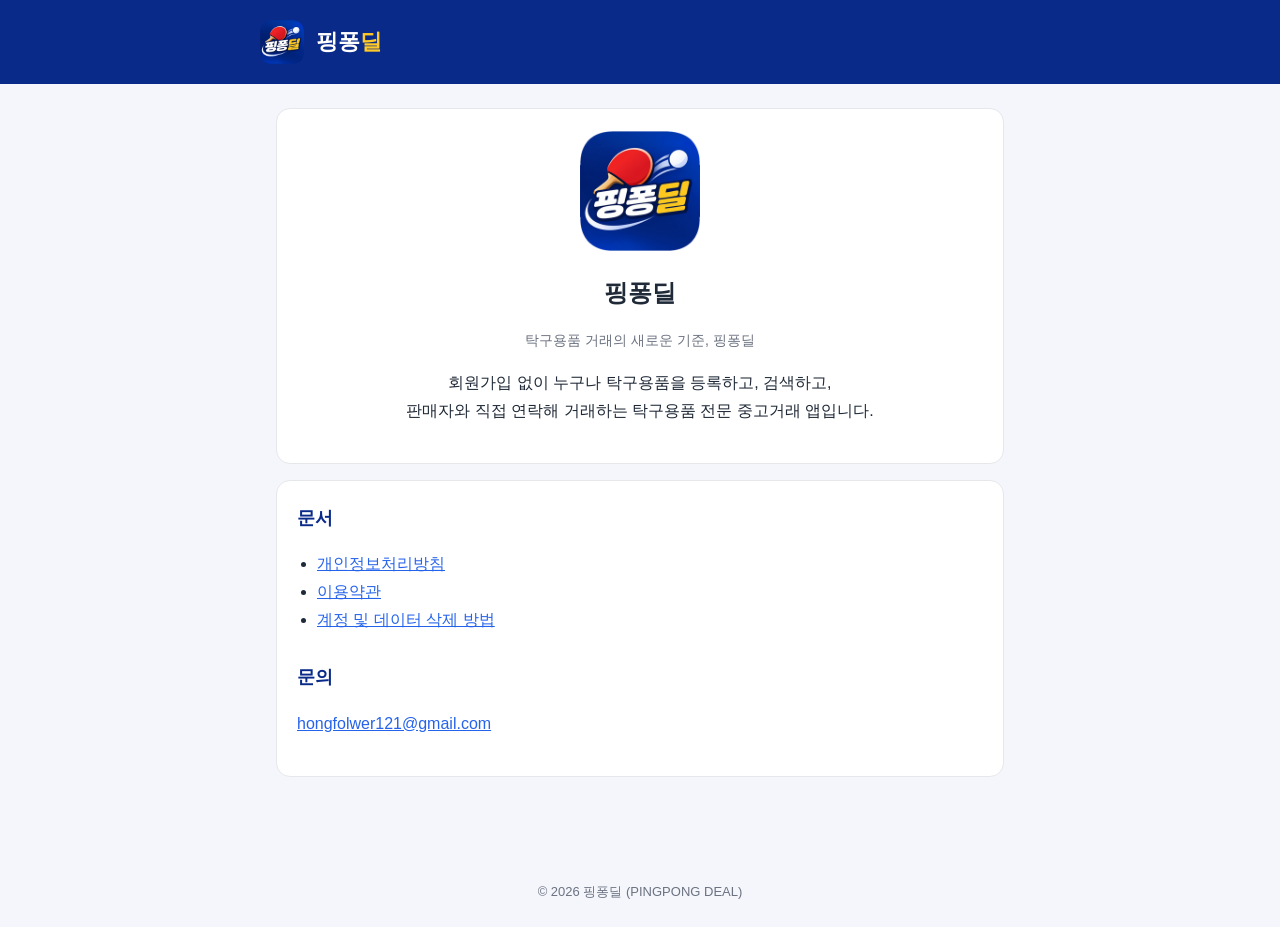
<file: index.html>
<!doctype html>
<html lang="ko"><head><meta charset="utf-8"><meta name="viewport" content="width=device-width,initial-scale=1">
<title>핑퐁딜 - 탁구용품 전문 중고거래</title>
<meta name="description" content="탁구용품 거래의 새로운 기준, 핑퐁딜">
<link rel="icon" href="icon.png"><link rel="stylesheet" href="style.css"></head>
<body>
<header><div class="in"><img src="icon.png" alt=""><div class="brand">핑퐁<b>딜</b></div></div></header>
<main>
<div class="card" style="text-align:center">
<img src="icon.png" alt="핑퐁딜 아이콘" width="120" height="120" style="border-radius:26px">
<h1 style="margin-top:12px">핑퐁딜</h1>
<p class="meta">탁구용품 거래의 새로운 기준, 핑퐁딜</p>
<p>회원가입 없이 누구나 탁구용품을 등록하고, 검색하고,<br>판매자와 직접 연락해 거래하는 탁구용품 전문 중고거래 앱입니다.</p>
</div>
<div class="card">
<h2 style="margin-top:0">문서</h2>
<ul>
<li><a href="privacy.html">개인정보처리방침</a></li>
<li><a href="terms.html">이용약관</a></li>
<li><a href="delete-account.html">계정 및 데이터 삭제 방법</a></li>
</ul>
<h2>문의</h2>
<p><a href="mailto:hongfolwer121@gmail.com">hongfolwer121@gmail.com</a></p>
</div>
</main>
<footer>© 2026 핑퐁딜 (PINGPONG DEAL)</footer>
</body></html>
</file>
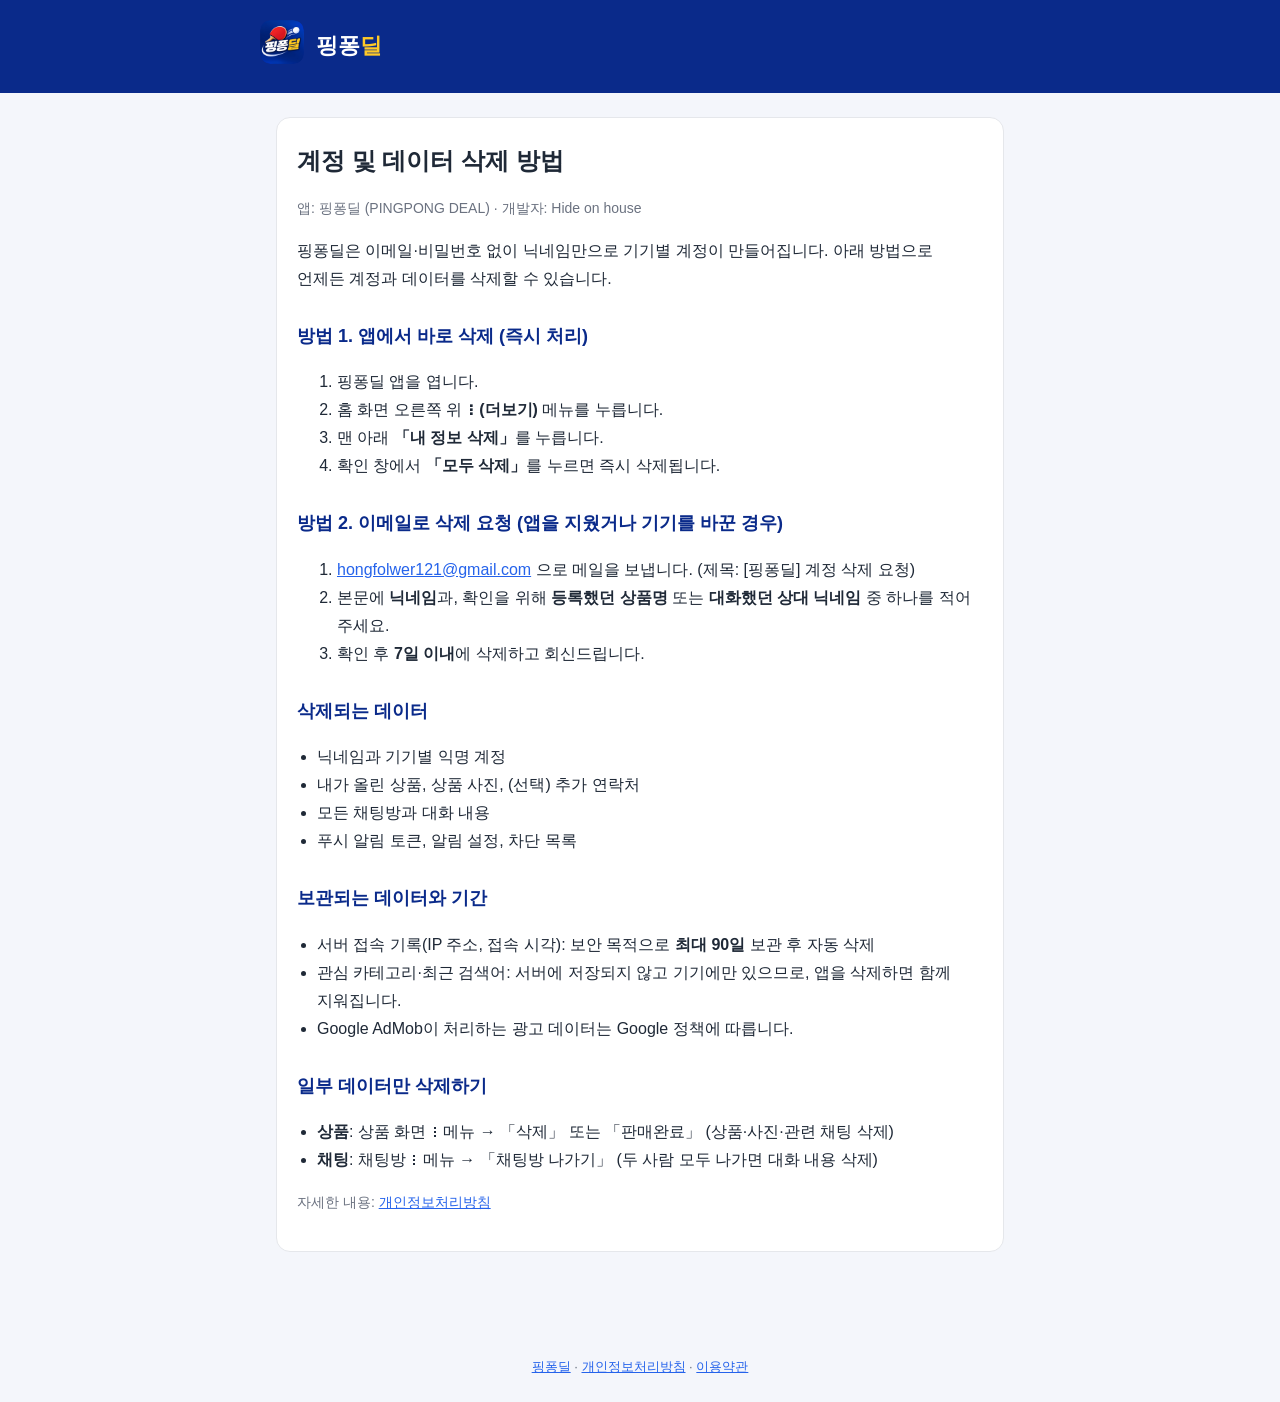
<file: delete-account.html>
<!doctype html>
<html lang="ko"><head><meta charset="utf-8"><meta name="viewport" content="width=device-width,initial-scale=1">
<title>핑퐁딜 계정 및 데이터 삭제</title>
<meta name="description" content="핑퐁딜(PINGPONG DEAL) 앱 계정과 데이터 삭제 방법">
<link rel="icon" href="icon.png"><link rel="stylesheet" href="style.css"></head>
<body>
<header><div class="in"><a href="index.html"><img src="icon.png" alt="핑퐁딜"></a><div class="brand">핑퐁<b>딜</b></div></div></header>
<main><div class="card">
<h1>계정 및 데이터 삭제 방법</h1>
<p class="meta">앱: 핑퐁딜 (PINGPONG DEAL) · 개발자: Hide on house</p>

<p>핑퐁딜은 이메일·비밀번호 없이 닉네임만으로 기기별 계정이 만들어집니다. 아래 방법으로 언제든 계정과 데이터를 삭제할 수 있습니다.</p>

<h2>방법 1. 앱에서 바로 삭제 (즉시 처리)</h2>
<ol>
<li>핑퐁딜 앱을 엽니다.</li>
<li>홈 화면 오른쪽 위 <strong>⋮ (더보기)</strong> 메뉴를 누릅니다.</li>
<li>맨 아래 <strong>「내 정보 삭제」</strong>를 누릅니다.</li>
<li>확인 창에서 <strong>「모두 삭제」</strong>를 누르면 즉시 삭제됩니다.</li>
</ol>

<h2>방법 2. 이메일로 삭제 요청 (앱을 지웠거나 기기를 바꾼 경우)</h2>
<ol>
<li><a href="mailto:hongfolwer121@gmail.com?subject=%5B%ED%95%91%ED%90%81%EB%94%9C%5D%20%EA%B3%84%EC%A0%95%20%EC%82%AD%EC%A0%9C%20%EC%9A%94%EC%B2%AD">hongfolwer121@gmail.com</a> 으로 메일을 보냅니다. (제목: [핑퐁딜] 계정 삭제 요청)</li>
<li>본문에 <strong>닉네임</strong>과, 확인을 위해 <strong>등록했던 상품명</strong> 또는 <strong>대화했던 상대 닉네임</strong> 중 하나를 적어 주세요.</li>
<li>확인 후 <strong>7일 이내</strong>에 삭제하고 회신드립니다.</li>
</ol>

<h2>삭제되는 데이터</h2>
<ul>
<li>닉네임과 기기별 익명 계정</li>
<li>내가 올린 상품, 상품 사진, (선택) 추가 연락처</li>
<li>모든 채팅방과 대화 내용</li>
<li>푸시 알림 토큰, 알림 설정, 차단 목록</li>
</ul>

<h2>보관되는 데이터와 기간</h2>
<ul>
<li>서버 접속 기록(IP 주소, 접속 시각): 보안 목적으로 <strong>최대 90일</strong> 보관 후 자동 삭제</li>
<li>관심 카테고리·최근 검색어: 서버에 저장되지 않고 기기에만 있으므로, 앱을 삭제하면 함께 지워집니다.</li>
<li>Google AdMob이 처리하는 광고 데이터는 Google 정책에 따릅니다.</li>
</ul>

<h2>일부 데이터만 삭제하기</h2>
<ul>
<li><strong>상품</strong>: 상품 화면 ⋮ 메뉴 → 「삭제」 또는 「판매완료」 (상품·사진·관련 채팅 삭제)</li>
<li><strong>채팅</strong>: 채팅방 ⋮ 메뉴 → 「채팅방 나가기」 (두 사람 모두 나가면 대화 내용 삭제)</li>
</ul>

<p class="meta">자세한 내용: <a href="privacy.html">개인정보처리방침</a></p>
</div></main>
<footer><a href="index.html">핑퐁딜</a> · <a href="privacy.html">개인정보처리방침</a> · <a href="terms.html">이용약관</a></footer>
</body></html>
</file>
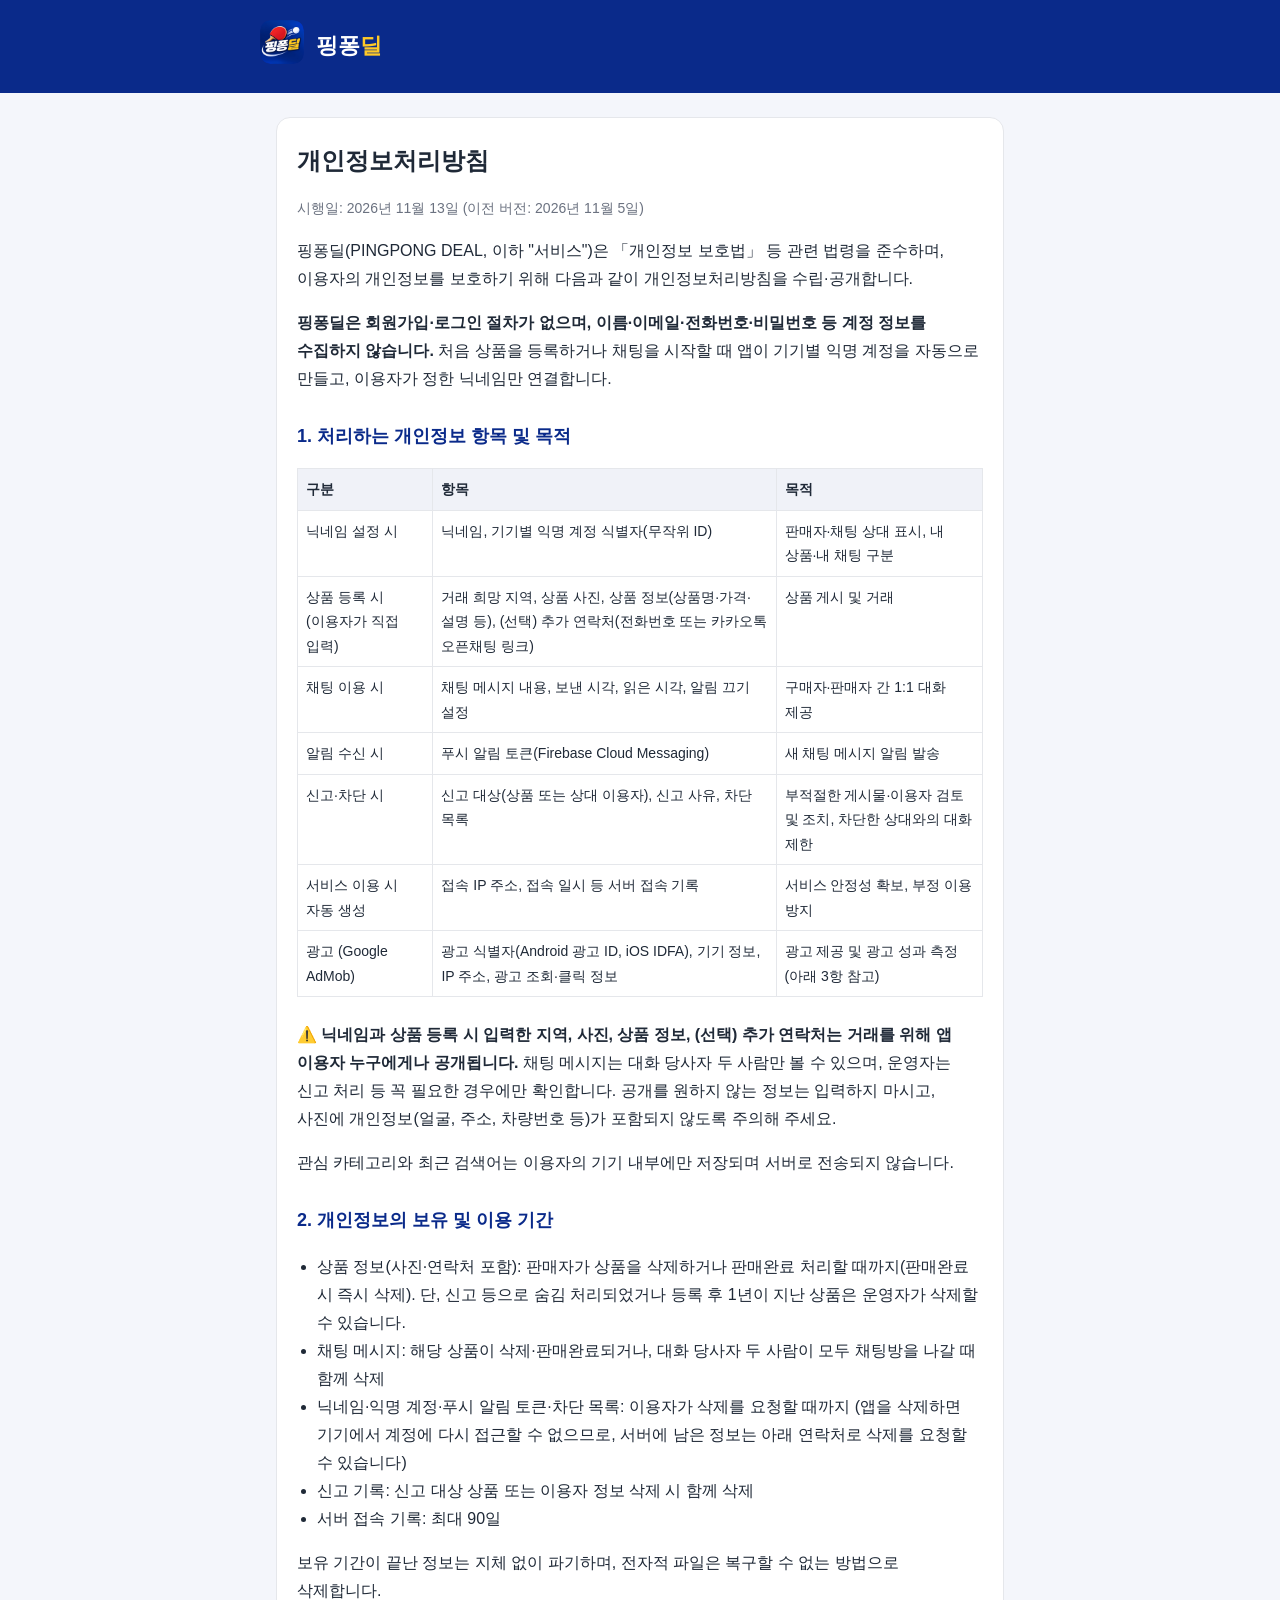
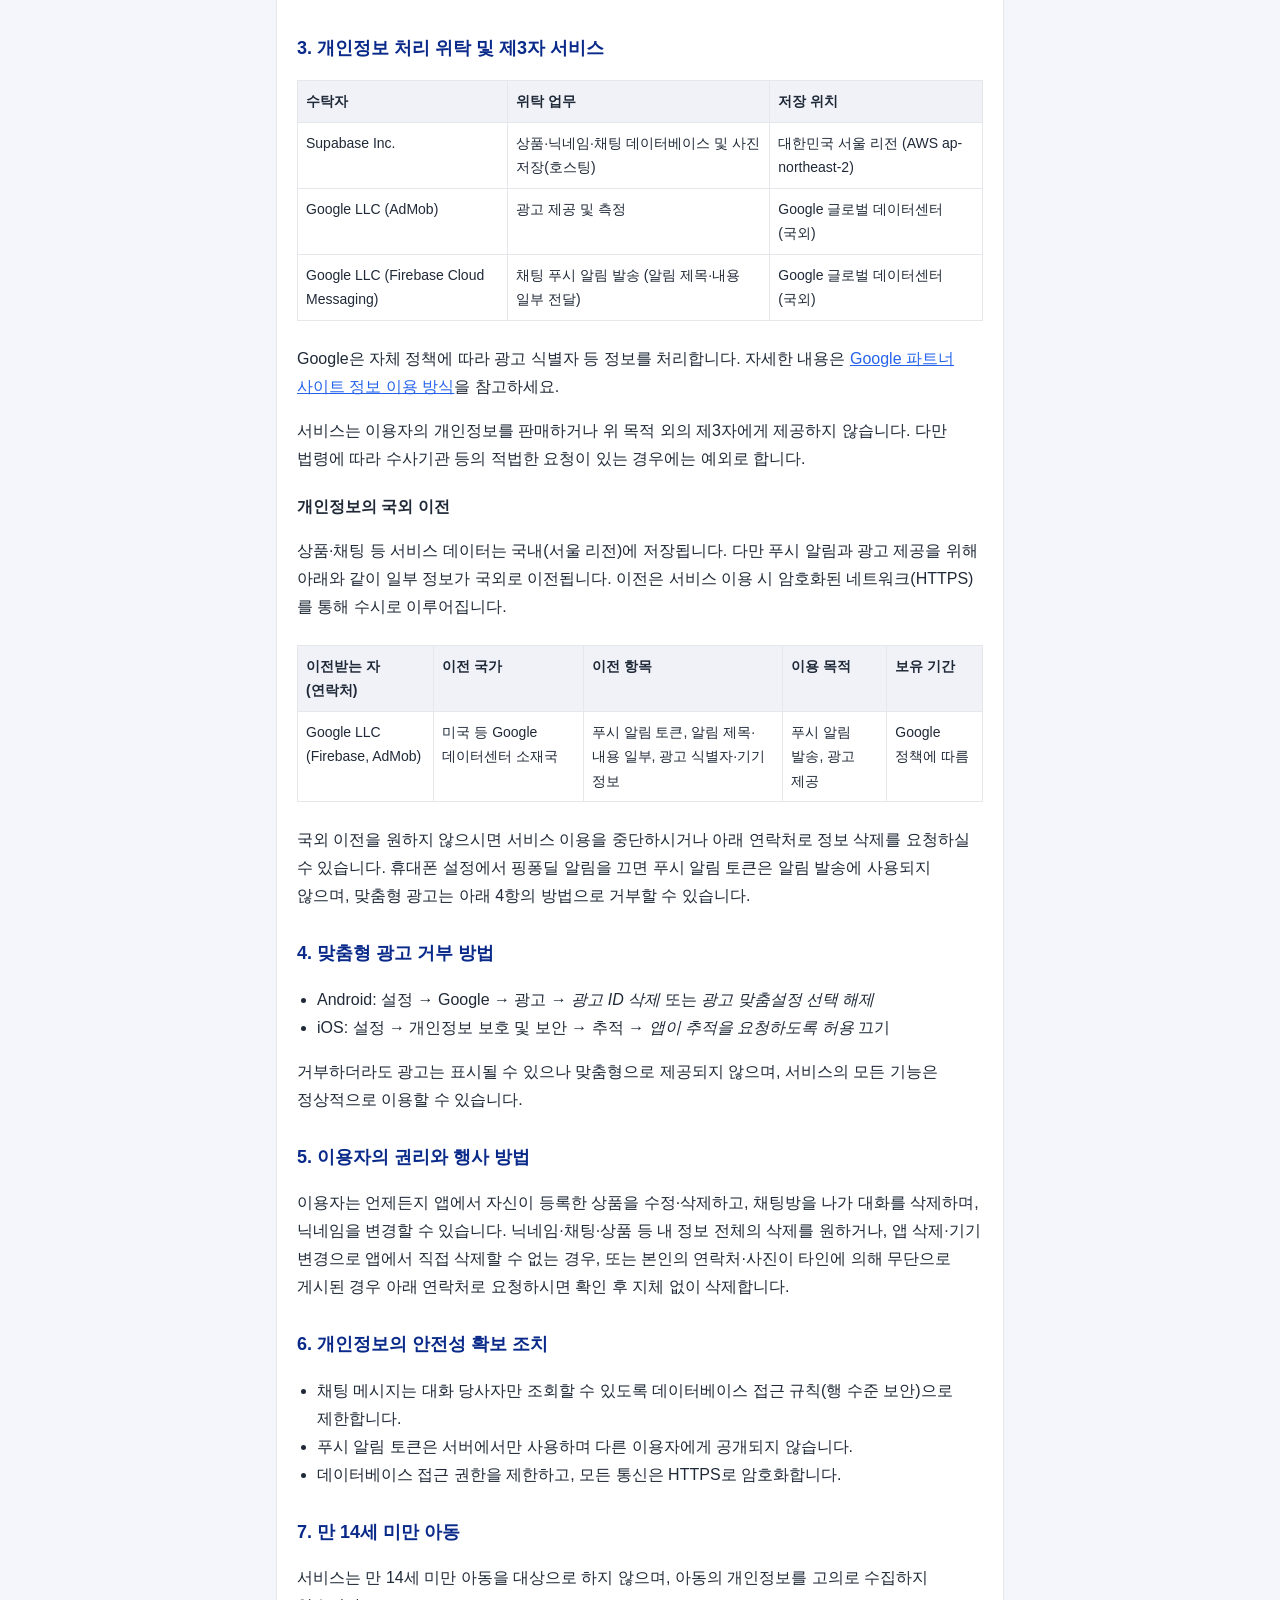
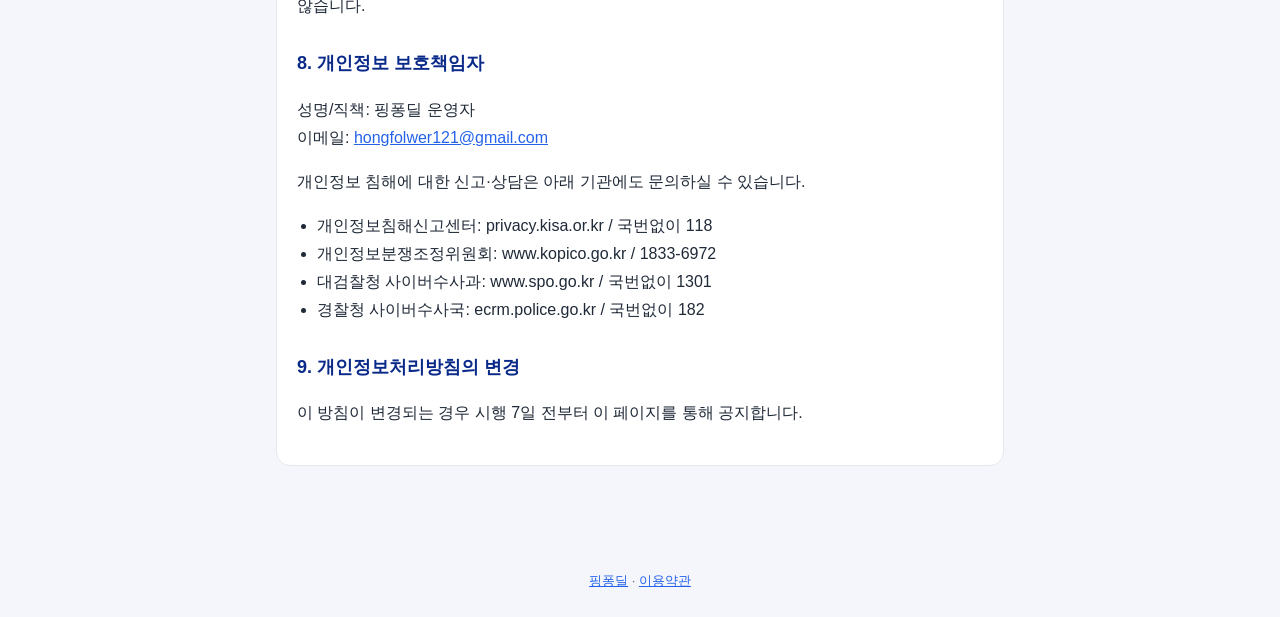
<file: privacy.html>
<!doctype html>
<html lang="ko"><head><meta charset="utf-8"><meta name="viewport" content="width=device-width,initial-scale=1">
<title>핑퐁딜 개인정보처리방침</title>
<meta name="description" content="핑퐁딜(PINGPONG DEAL) 앱 개인정보처리방침">
<link rel="icon" href="icon.png"><link rel="stylesheet" href="style.css"></head>
<body>
<header><div class="in"><a href="index.html"><img src="icon.png" alt="핑퐁딜"></a><div class="brand">핑퐁<b>딜</b></div></div></header>
<main><div class="card">
<h1>개인정보처리방침</h1>
<p class="meta">시행일: 2026년 11월 13일 (이전 버전: 2026년 11월 5일)</p>

<p>핑퐁딜(PINGPONG DEAL, 이하 "서비스")은 「개인정보 보호법」 등 관련 법령을 준수하며, 이용자의 개인정보를 보호하기 위해 다음과 같이 개인정보처리방침을 수립·공개합니다.</p>
<p><strong>핑퐁딜은 회원가입·로그인 절차가 없으며, 이름·이메일·전화번호·비밀번호 등 계정 정보를 수집하지 않습니다.</strong> 처음 상품을 등록하거나 채팅을 시작할 때 앱이 기기별 익명 계정을 자동으로 만들고, 이용자가 정한 닉네임만 연결합니다.</p>

<h2>1. 처리하는 개인정보 항목 및 목적</h2>
<div class="tbl"><table>
<tr><th>구분</th><th>항목</th><th>목적</th></tr>
<tr><td>닉네임 설정 시</td><td>닉네임, 기기별 익명 계정 식별자(무작위 ID)</td><td>판매자·채팅 상대 표시, 내 상품·내 채팅 구분</td></tr>
<tr><td>상품 등록 시 (이용자가 직접 입력)</td><td>거래 희망 지역, 상품 사진, 상품 정보(상품명·가격·설명 등), (선택) 추가 연락처(전화번호 또는 카카오톡 오픈채팅 링크)</td><td>상품 게시 및 거래</td></tr>
<tr><td>채팅 이용 시</td><td>채팅 메시지 내용, 보낸 시각, 읽은 시각, 알림 끄기 설정</td><td>구매자·판매자 간 1:1 대화 제공</td></tr>
<tr><td>알림 수신 시</td><td>푸시 알림 토큰(Firebase Cloud Messaging)</td><td>새 채팅 메시지 알림 발송</td></tr>
<tr><td>신고·차단 시</td><td>신고 대상(상품 또는 상대 이용자), 신고 사유, 차단 목록</td><td>부적절한 게시물·이용자 검토 및 조치, 차단한 상대와의 대화 제한</td></tr>
<tr><td>서비스 이용 시 자동 생성</td><td>접속 IP 주소, 접속 일시 등 서버 접속 기록</td><td>서비스 안정성 확보, 부정 이용 방지</td></tr>
<tr><td>광고 (Google AdMob)</td><td>광고 식별자(Android 광고 ID, iOS IDFA), 기기 정보, IP 주소, 광고 조회·클릭 정보</td><td>광고 제공 및 광고 성과 측정 (아래 3항 참고)</td></tr>
</table></div>
<p><strong>⚠️ 닉네임과 상품 등록 시 입력한 지역, 사진, 상품 정보, (선택) 추가 연락처는 거래를 위해 앱 이용자 누구에게나 공개됩니다.</strong> 채팅 메시지는 대화 당사자 두 사람만 볼 수 있으며, 운영자는 신고 처리 등 꼭 필요한 경우에만 확인합니다. 공개를 원하지 않는 정보는 입력하지 마시고, 사진에 개인정보(얼굴, 주소, 차량번호 등)가 포함되지 않도록 주의해 주세요.</p>
<p>관심 카테고리와 최근 검색어는 이용자의 기기 내부에만 저장되며 서버로 전송되지 않습니다.</p>

<h2>2. 개인정보의 보유 및 이용 기간</h2>
<ul>
<li>상품 정보(사진·연락처 포함): 판매자가 상품을 삭제하거나 판매완료 처리할 때까지(판매완료 시 즉시 삭제). 단, 신고 등으로 숨김 처리되었거나 등록 후 1년이 지난 상품은 운영자가 삭제할 수 있습니다.</li>
<li>채팅 메시지: 해당 상품이 삭제·판매완료되거나, 대화 당사자 두 사람이 모두 채팅방을 나갈 때 함께 삭제</li>
<li>닉네임·익명 계정·푸시 알림 토큰·차단 목록: 이용자가 삭제를 요청할 때까지 (앱을 삭제하면 기기에서 계정에 다시 접근할 수 없으므로, 서버에 남은 정보는 아래 연락처로 삭제를 요청할 수 있습니다)</li>
<li>신고 기록: 신고 대상 상품 또는 이용자 정보 삭제 시 함께 삭제</li>
<li>서버 접속 기록: 최대 90일</li>
</ul>
<p>보유 기간이 끝난 정보는 지체 없이 파기하며, 전자적 파일은 복구할 수 없는 방법으로 삭제합니다.</p>

<h2>3. 개인정보 처리 위탁 및 제3자 서비스</h2>
<div class="tbl"><table>
<tr><th>수탁자</th><th>위탁 업무</th><th>저장 위치</th></tr>
<tr><td>Supabase Inc.</td><td>상품·닉네임·채팅 데이터베이스 및 사진 저장(호스팅)</td><td>대한민국 서울 리전 (AWS ap-northeast-2)</td></tr>
<tr><td>Google LLC (AdMob)</td><td>광고 제공 및 측정</td><td>Google 글로벌 데이터센터 (국외)</td></tr>
<tr><td>Google LLC (Firebase Cloud Messaging)</td><td>채팅 푸시 알림 발송 (알림 제목·내용 일부 전달)</td><td>Google 글로벌 데이터센터 (국외)</td></tr>
</table></div>
<p>Google은 자체 정책에 따라 광고 식별자 등 정보를 처리합니다. 자세한 내용은 <a href="https://policies.google.com/technologies/partner-sites?hl=ko" rel="noopener">Google 파트너 사이트 정보 이용 방식</a>을 참고하세요.</p>
<p>서비스는 이용자의 개인정보를 판매하거나 위 목적 외의 제3자에게 제공하지 않습니다. 다만 법령에 따라 수사기관 등의 적법한 요청이 있는 경우에는 예외로 합니다.</p>

<h3 style="font-size:16px;margin:20px 0 6px">개인정보의 국외 이전</h3>
<p>상품·채팅 등 서비스 데이터는 국내(서울 리전)에 저장됩니다. 다만 푸시 알림과 광고 제공을 위해 아래와 같이 일부 정보가 국외로 이전됩니다. 이전은 서비스 이용 시 암호화된 네트워크(HTTPS)를 통해 수시로 이루어집니다.</p>
<div class="tbl"><table>
<tr><th>이전받는 자 (연락처)</th><th>이전 국가</th><th>이전 항목</th><th>이용 목적</th><th>보유 기간</th></tr>
<tr><td>Google LLC (Firebase, AdMob)</td><td>미국 등 Google 데이터센터 소재국</td><td>푸시 알림 토큰, 알림 제목·내용 일부, 광고 식별자·기기 정보</td><td>푸시 알림 발송, 광고 제공</td><td>Google 정책에 따름</td></tr>
</table></div>
<p>국외 이전을 원하지 않으시면 서비스 이용을 중단하시거나 아래 연락처로 정보 삭제를 요청하실 수 있습니다. 휴대폰 설정에서 핑퐁딜 알림을 끄면 푸시 알림 토큰은 알림 발송에 사용되지 않으며, 맞춤형 광고는 아래 4항의 방법으로 거부할 수 있습니다.</p>

<h2>4. 맞춤형 광고 거부 방법</h2>
<ul>
<li>Android: 설정 → Google → 광고 → <em>광고 ID 삭제</em> 또는 <em>광고 맞춤설정 선택 해제</em></li>
<li>iOS: 설정 → 개인정보 보호 및 보안 → 추적 → <em>앱이 추적을 요청하도록 허용</em> 끄기</li>
</ul>
<p>거부하더라도 광고는 표시될 수 있으나 맞춤형으로 제공되지 않으며, 서비스의 모든 기능은 정상적으로 이용할 수 있습니다.</p>

<h2>5. 이용자의 권리와 행사 방법</h2>
<p>이용자는 언제든지 앱에서 자신이 등록한 상품을 수정·삭제하고, 채팅방을 나가 대화를 삭제하며, 닉네임을 변경할 수 있습니다. 닉네임·채팅·상품 등 내 정보 전체의 삭제를 원하거나, 앱 삭제·기기 변경으로 앱에서 직접 삭제할 수 없는 경우, 또는 본인의 연락처·사진이 타인에 의해 무단으로 게시된 경우 아래 연락처로 요청하시면 확인 후 지체 없이 삭제합니다.</p>

<h2>6. 개인정보의 안전성 확보 조치</h2>
<ul>
<li>채팅 메시지는 대화 당사자만 조회할 수 있도록 데이터베이스 접근 규칙(행 수준 보안)으로 제한합니다.</li>
<li>푸시 알림 토큰은 서버에서만 사용하며 다른 이용자에게 공개되지 않습니다.</li>
<li>데이터베이스 접근 권한을 제한하고, 모든 통신은 HTTPS로 암호화합니다.</li>
</ul>

<h2>7. 만 14세 미만 아동</h2>
<p>서비스는 만 14세 미만 아동을 대상으로 하지 않으며, 아동의 개인정보를 고의로 수집하지 않습니다.</p>

<h2>8. 개인정보 보호책임자</h2>
<p>성명/직책: 핑퐁딜 운영자<br>이메일: <a href="mailto:hongfolwer121@gmail.com">hongfolwer121@gmail.com</a></p>
<p>개인정보 침해에 대한 신고·상담은 아래 기관에도 문의하실 수 있습니다.</p>
<ul>
<li>개인정보침해신고센터: privacy.kisa.or.kr / 국번없이 118</li>
<li>개인정보분쟁조정위원회: www.kopico.go.kr / 1833-6972</li>
<li>대검찰청 사이버수사과: www.spo.go.kr / 국번없이 1301</li>
<li>경찰청 사이버수사국: ecrm.police.go.kr / 국번없이 182</li>
</ul>

<h2>9. 개인정보처리방침의 변경</h2>
<p>이 방침이 변경되는 경우 시행 7일 전부터 이 페이지를 통해 공지합니다.</p>
</div></main>
<footer><a href="index.html">핑퐁딜</a> · <a href="terms.html">이용약관</a></footer>
</body></html>
</file>
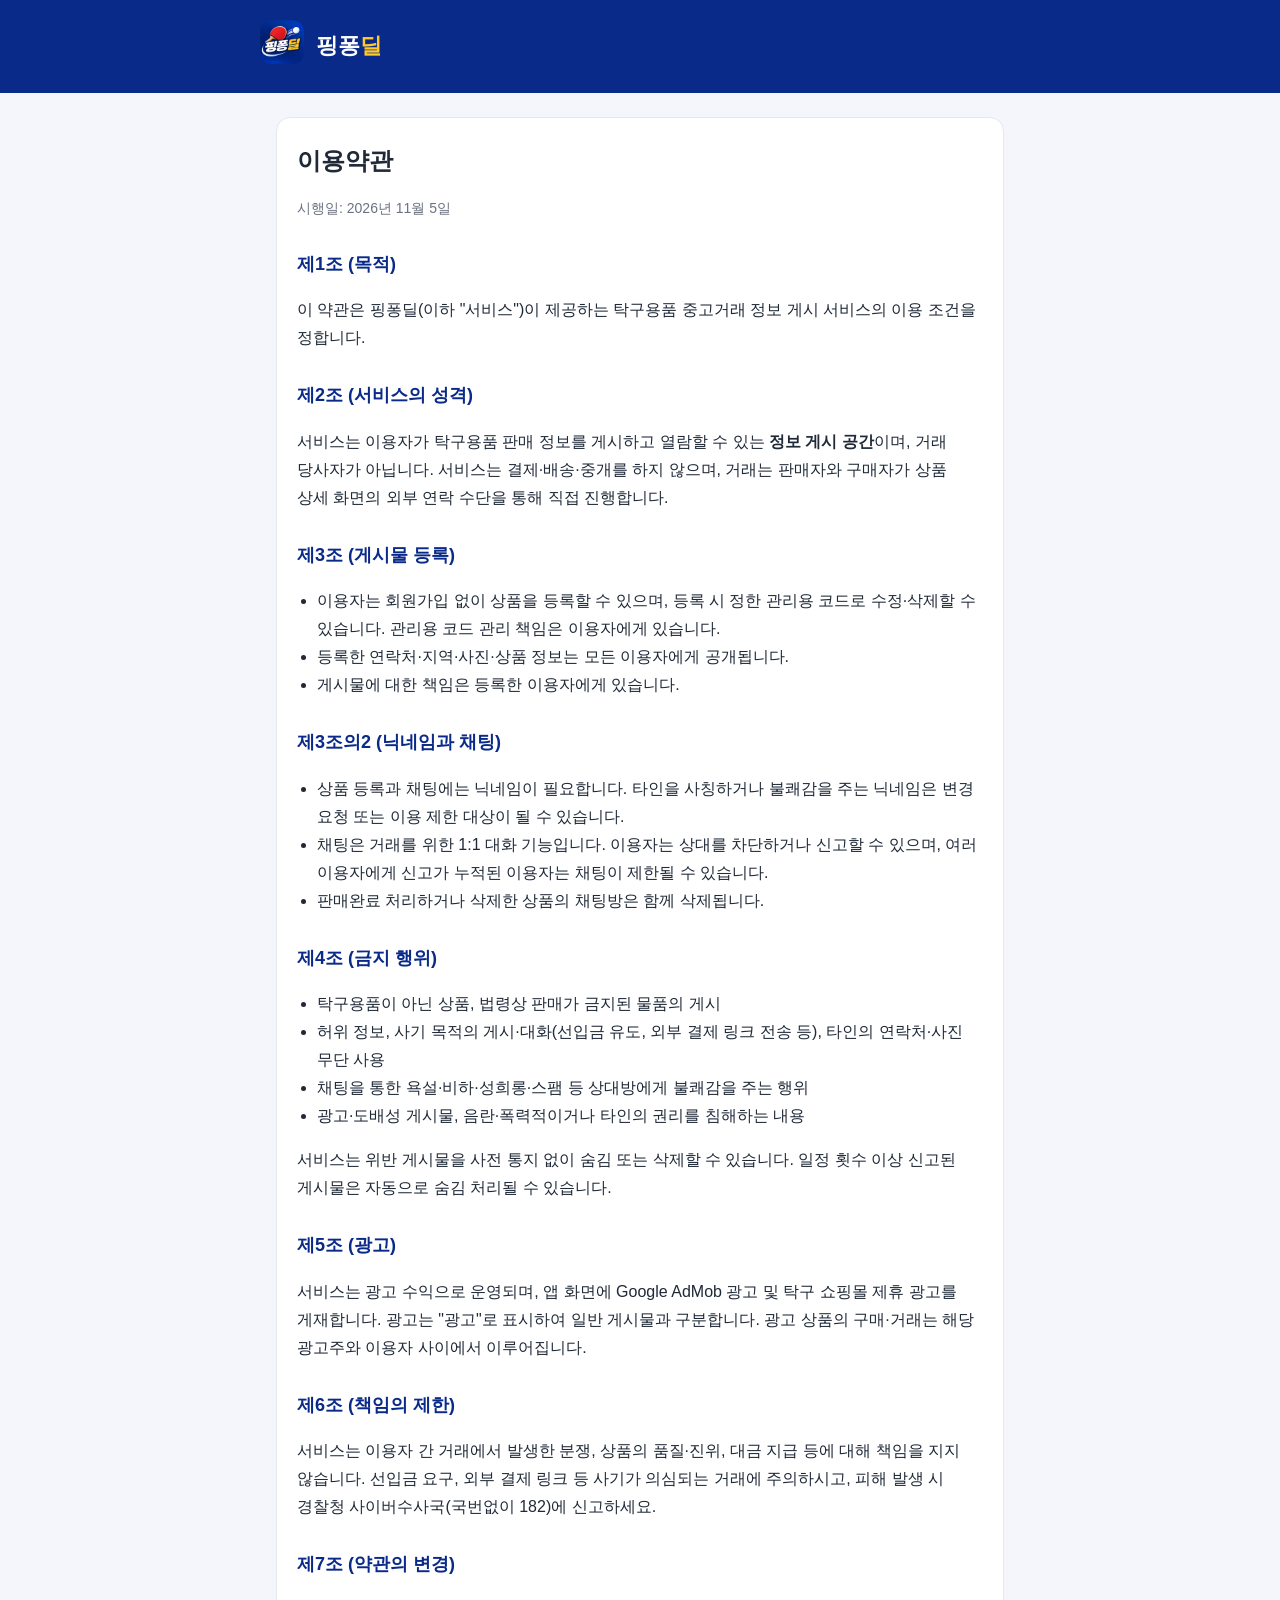
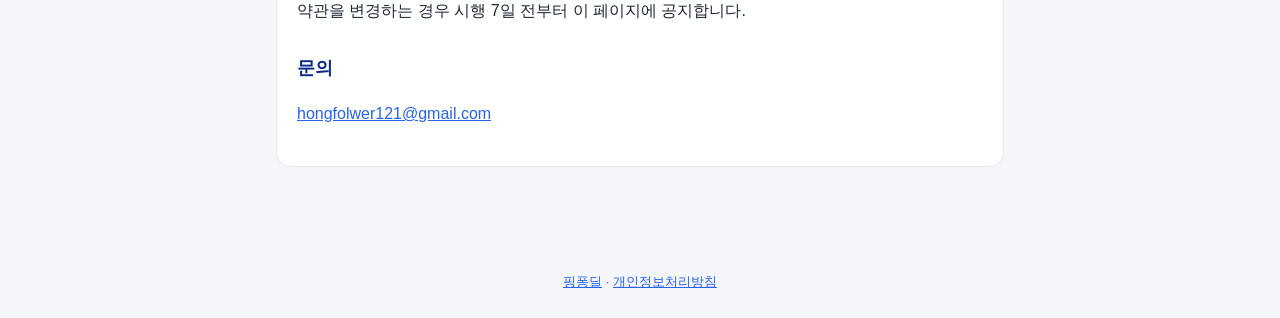
<file: terms.html>
<!doctype html>
<html lang="ko"><head><meta charset="utf-8"><meta name="viewport" content="width=device-width,initial-scale=1">
<title>핑퐁딜 이용약관</title>
<meta name="description" content="핑퐁딜(PINGPONG DEAL) 앱 이용약관">
<link rel="icon" href="icon.png"><link rel="stylesheet" href="style.css"></head>
<body>
<header><div class="in"><a href="index.html"><img src="icon.png" alt="핑퐁딜"></a><div class="brand">핑퐁<b>딜</b></div></div></header>
<main><div class="card">
<h1>이용약관</h1>
<p class="meta">시행일: 2026년 11월 5일</p>

<h2>제1조 (목적)</h2>
<p>이 약관은 핑퐁딜(이하 "서비스")이 제공하는 탁구용품 중고거래 정보 게시 서비스의 이용 조건을 정합니다.</p>

<h2>제2조 (서비스의 성격)</h2>
<p>서비스는 이용자가 탁구용품 판매 정보를 게시하고 열람할 수 있는 <strong>정보 게시 공간</strong>이며, 거래 당사자가 아닙니다. 서비스는 결제·배송·중개를 하지 않으며, 거래는 판매자와 구매자가 상품 상세 화면의 외부 연락 수단을 통해 직접 진행합니다.</p>

<h2>제3조 (게시물 등록)</h2>
<ul>
<li>이용자는 회원가입 없이 상품을 등록할 수 있으며, 등록 시 정한 관리용 코드로 수정·삭제할 수 있습니다. 관리용 코드 관리 책임은 이용자에게 있습니다.</li>
<li>등록한 연락처·지역·사진·상품 정보는 모든 이용자에게 공개됩니다.</li>
<li>게시물에 대한 책임은 등록한 이용자에게 있습니다.</li>
</ul>

<h2>제3조의2 (닉네임과 채팅)</h2>
<ul>
<li>상품 등록과 채팅에는 닉네임이 필요합니다. 타인을 사칭하거나 불쾌감을 주는 닉네임은 변경 요청 또는 이용 제한 대상이 될 수 있습니다.</li>
<li>채팅은 거래를 위한 1:1 대화 기능입니다. 이용자는 상대를 차단하거나 신고할 수 있으며, 여러 이용자에게 신고가 누적된 이용자는 채팅이 제한될 수 있습니다.</li>
<li>판매완료 처리하거나 삭제한 상품의 채팅방은 함께 삭제됩니다.</li>
</ul>

<h2>제4조 (금지 행위)</h2>
<ul>
<li>탁구용품이 아닌 상품, 법령상 판매가 금지된 물품의 게시</li>
<li>허위 정보, 사기 목적의 게시·대화(선입금 유도, 외부 결제 링크 전송 등), 타인의 연락처·사진 무단 사용</li>
<li>채팅을 통한 욕설·비하·성희롱·스팸 등 상대방에게 불쾌감을 주는 행위</li>
<li>광고·도배성 게시물, 음란·폭력적이거나 타인의 권리를 침해하는 내용</li>
</ul>
<p>서비스는 위반 게시물을 사전 통지 없이 숨김 또는 삭제할 수 있습니다. 일정 횟수 이상 신고된 게시물은 자동으로 숨김 처리될 수 있습니다.</p>

<h2>제5조 (광고)</h2>
<p>서비스는 광고 수익으로 운영되며, 앱 화면에 Google AdMob 광고 및 탁구 쇼핑몰 제휴 광고를 게재합니다. 광고는 "광고"로 표시하여 일반 게시물과 구분합니다. 광고 상품의 구매·거래는 해당 광고주와 이용자 사이에서 이루어집니다.</p>

<h2>제6조 (책임의 제한)</h2>
<p>서비스는 이용자 간 거래에서 발생한 분쟁, 상품의 품질·진위, 대금 지급 등에 대해 책임을 지지 않습니다. 선입금 요구, 외부 결제 링크 등 사기가 의심되는 거래에 주의하시고, 피해 발생 시 경찰청 사이버수사국(국번없이 182)에 신고하세요.</p>

<h2>제7조 (약관의 변경)</h2>
<p>약관을 변경하는 경우 시행 7일 전부터 이 페이지에 공지합니다.</p>

<h2>문의</h2>
<p><a href="mailto:hongfolwer121@gmail.com">hongfolwer121@gmail.com</a></p>
</div></main>
<footer><a href="index.html">핑퐁딜</a> · <a href="privacy.html">개인정보처리방침</a></footer>
</body></html>
</file>
<file: style.css>
:root{--navy:#0A2A8A;--yellow:#FFC928;--red:#E5232B;--bg:#F4F6FB;--text:#1f2937;--sub:#6b7280;--card:#fff;--line:#e5e7eb}
@media (prefers-color-scheme:dark){:root{--bg:#0b1020;--text:#e5e7eb;--sub:#9ca3af;--card:#121a33;--line:#24304f}}
*{box-sizing:border-box}
body{margin:0;background:var(--bg);color:var(--text);font-family:-apple-system,BlinkMacSystemFont,"Apple SD Gothic Neo","Noto Sans KR","Malgun Gothic",sans-serif;line-height:1.75;word-break:keep-all}
header{background:var(--navy);color:#fff;padding:20px 16px}
header .in{max-width:760px;margin:0 auto;display:flex;align-items:center;gap:12px}
header img{width:44px;height:44px;border-radius:10px}
header .brand{font-size:22px;font-weight:900}
header .brand b{color:var(--yellow)}
main{max-width:760px;margin:0 auto;padding:24px 16px 64px}
.card{background:var(--card);border:1px solid var(--line);border-radius:14px;padding:22px 20px;margin-bottom:16px}
h1{font-size:24px;margin:0 0 4px}
h2{font-size:18px;margin:28px 0 8px;color:var(--navy)}
@media (prefers-color-scheme:dark){h2{color:#8fb0ff}}
.meta{color:var(--sub);font-size:14px}
table{width:100%;border-collapse:collapse;font-size:14px;margin:8px 0}
th,td{border:1px solid var(--line);padding:8px;text-align:left;vertical-align:top}
th{background:rgba(10,42,138,.06)}
.tbl{overflow-x:auto}
a{color:#2563eb}
footer{text-align:center;color:var(--sub);font-size:13px;padding:24px 16px}
ul{padding-left:20px}
</file>
